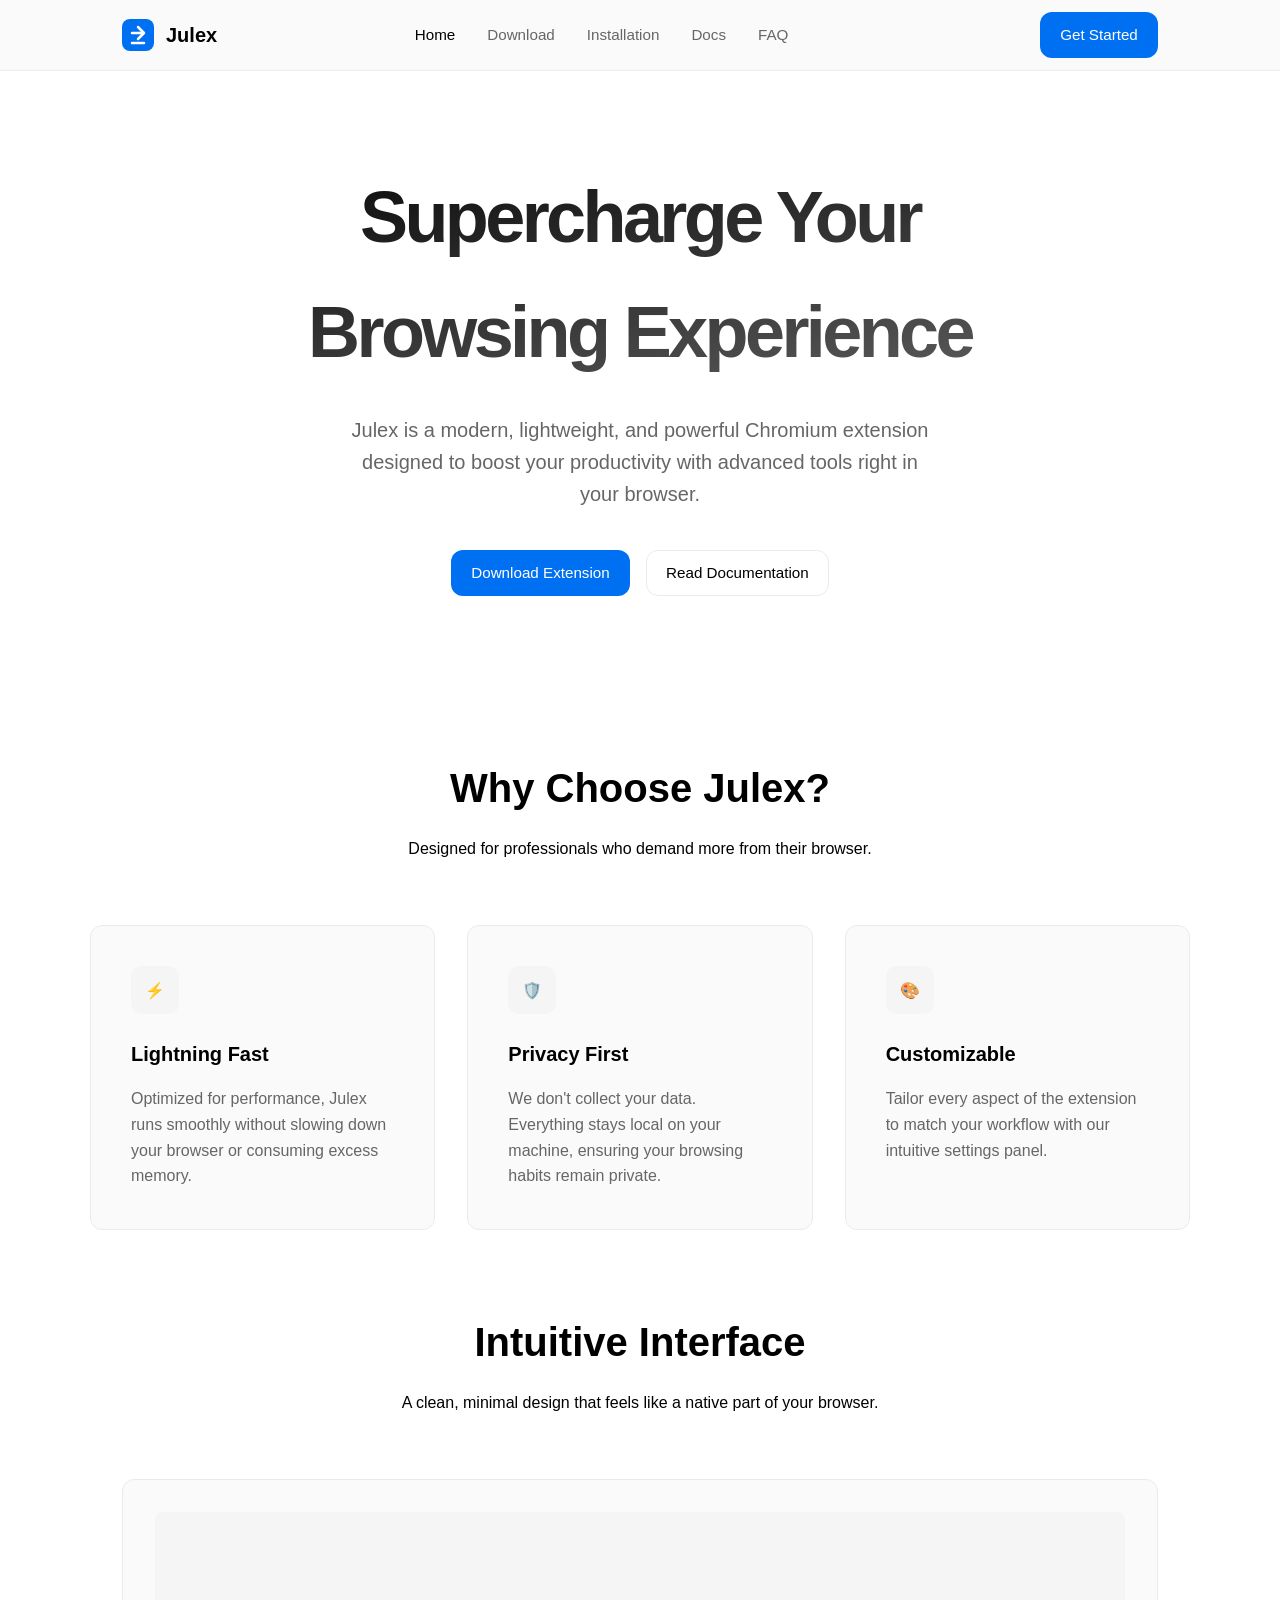
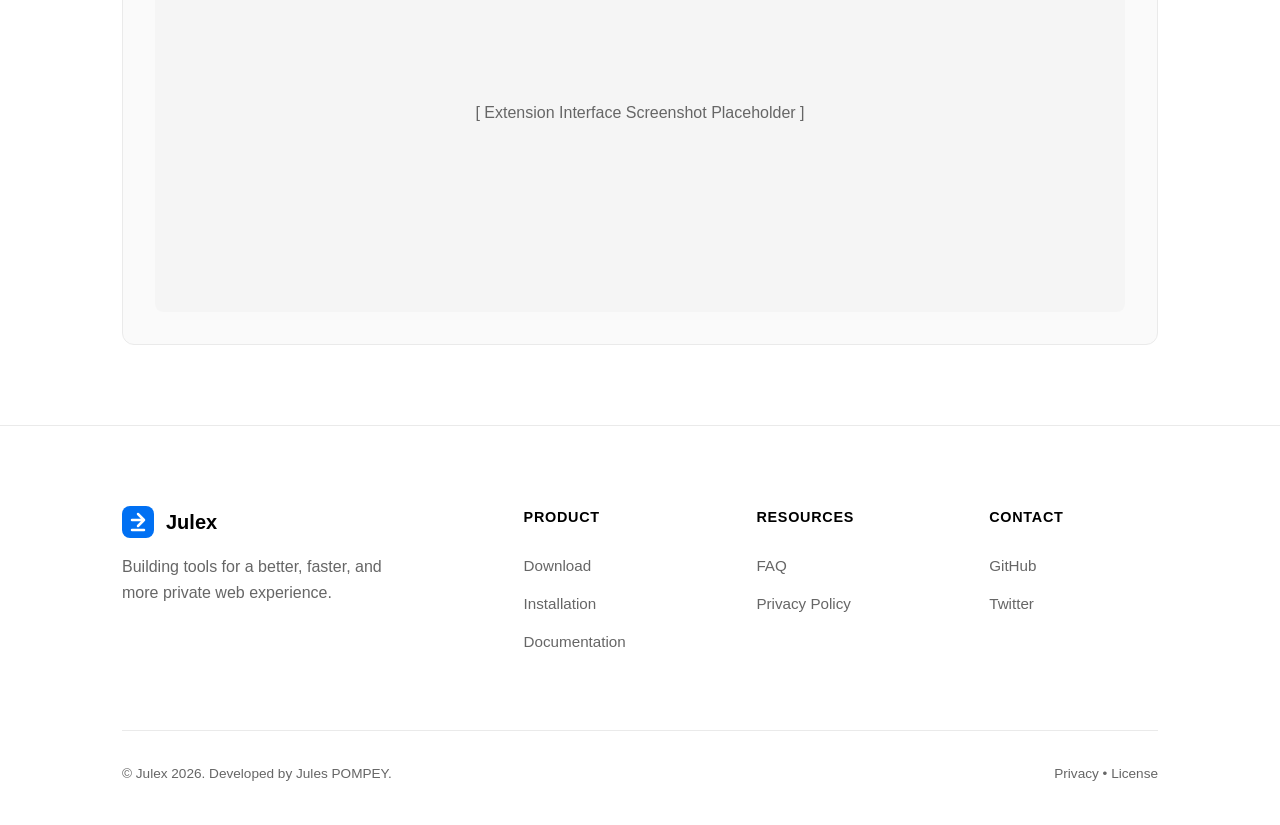
<file: index.html>
<!DOCTYPE html>
<html lang="en" data-theme="dark">
<head>
    <meta charset="UTF-8">
    <meta name="viewport" content="width=device-width, initial-scale=1.0">
    <title>Julex Extension | Supercharge Your Browser</title>
    <meta name="description" content="Julex is the ultimate Chromium extension for productivity and modern browsing.">
    <link rel="icon" type="image/svg+xml" href="assets/images/favicon.svg">
    
    <!-- Open Graph -->
    <meta property="og:title" content="Julex Extension">
    <meta property="og:description" content="The ultimate Chromium extension for productivity.">
    <meta property="og:image" content="assets/images/logo.svg">
    <meta property="og:type" content="website">
    
    <!-- CSS -->
    <link rel="stylesheet" href="assets/css/style.css">
    <link rel="stylesheet" href="assets/css/animations.css">
</head>
<body>
    <header>
        <div class="container">
            <nav>
                <a href="index.html" class="logo">
                    <img src="assets/images/logo.svg" alt="Julex Logo">
                    <span>Julex</span>
                </a>
                <div class="nav-links">
                    <a href="index.html" class="active">Home</a>
                    <a href="download.html">Download</a>
                    <a href="installation.html">Installation</a>
                    <a href="docs.html">Docs</a>
                    <a href="faq.html">FAQ</a>
                </div>
                <div class="nav-actions">
                    <button id="theme-toggle" class="theme-toggle" aria-label="Toggle Theme"></button>
                    <a href="download.html" class="btn btn-primary">Get Started</a>
                    <button id="mobile-menu-btn" class="mobile-menu-btn">☰</button>
                </div>
            </nav>
        </div>
    </header>

    <main>
        <!-- Hero Section -->
        <section class="hero container">
            <h1 class="fade-in">Supercharge Your <br>Browsing Experience</h1>
            <p class="fade-in delay-1">Julex is a modern, lightweight, and powerful Chromium extension designed to boost your productivity with advanced tools right in your browser.</p>
            <div class="hero-actions fade-in delay-2">
                <a href="download.html" class="btn btn-primary">Download Extension</a>
                <a href="docs.html" class="btn btn-outline">Read Documentation</a>
            </div>
        </section>

        <!-- Features Section -->
        <section class="features container">
            <div class="section-title reveal">
                <h2>Why Choose Julex?</h2>
                <p>Designed for professionals who demand more from their browser.</p>
            </div>
            <div class="feature-grid">
                <div class="feature-card reveal delay-1">
                    <div class="feature-icon">⚡</div>
                    <h3>Lightning Fast</h3>
                    <p>Optimized for performance, Julex runs smoothly without slowing down your browser or consuming excess memory.</p>
                </div>
                <div class="feature-card reveal delay-2">
                    <div class="feature-icon">🛡️</div>
                    <h3>Privacy First</h3>
                    <p>We don't collect your data. Everything stays local on your machine, ensuring your browsing habits remain private.</p>
                </div>
                <div class="feature-card reveal delay-3">
                    <div class="feature-icon">🎨</div>
                    <h3>Customizable</h3>
                    <p>Tailor every aspect of the extension to match your workflow with our intuitive settings panel.</p>
                </div>
            </div>
        </section>

        <!-- Preview Section -->
        <section class="preview container">
            <div class="section-title reveal">
                <h2>Intuitive Interface</h2>
                <p>A clean, minimal design that feels like a native part of your browser.</p>
            </div>
            <div class="preview-container reveal" style="background: var(--bg-card); border: 1px solid var(--border); border-radius: var(--radius); padding: 2rem; text-align: center;">
                <div style="width: 100%; height: 400px; background: var(--glass-bg); border-radius: 8px; display: flex; align-items: center; justify-content: center; color: var(--text-muted);">
                    [ Extension Interface Screenshot Placeholder ]
                </div>
            </div>
        </section>
    </main>

    <footer>
        <div class="container">
            <div class="footer-content">
                <div class="footer-brand">
                    <div class="logo">
                        <img src="assets/images/logo.svg" alt="Julex Logo">
                        <span>Julex</span>
                    </div>
                    <p>Building tools for a better, faster, and more private web experience.</p>
                </div>
                <div class="footer-links">
                    <h4>Product</h4>
                    <ul>
                        <li><a href="download.html">Download</a></li>
                        <li><a href="installation.html">Installation</a></li>
                        <li><a href="docs.html">Documentation</a></li>
                    </ul>
                </div>
                <div class="footer-links">
                    <h4>Resources</h4>
                    <ul>
                        <li><a href="faq.html">FAQ</a></li>
                        <li><a href="privacy.html">Privacy Policy</a></li>
                    </ul>
                </div>
                <div class="footer-links">
                    <h4>Contact</h4>
                    <ul>
                        <li><a href="#">GitHub</a></li>
                        <li><a href="#">Twitter</a></li>
                    </ul>
                </div>
            </div>
            <div class="footer-bottom">
                <p>&copy; Julex 2026. Developed by Jules POMPEY.</p>
                <div class="footer-legal">
                    <a href="privacy.html">Privacy</a> • <a href="LICENSE">License</a>
                </div>
            </div>
        </div>
    </footer>

    <!-- JS -->
    <script src="assets/js/theme.js"></script>
    <script src="assets/js/app.js"></script>
</body>
</html>
</file>
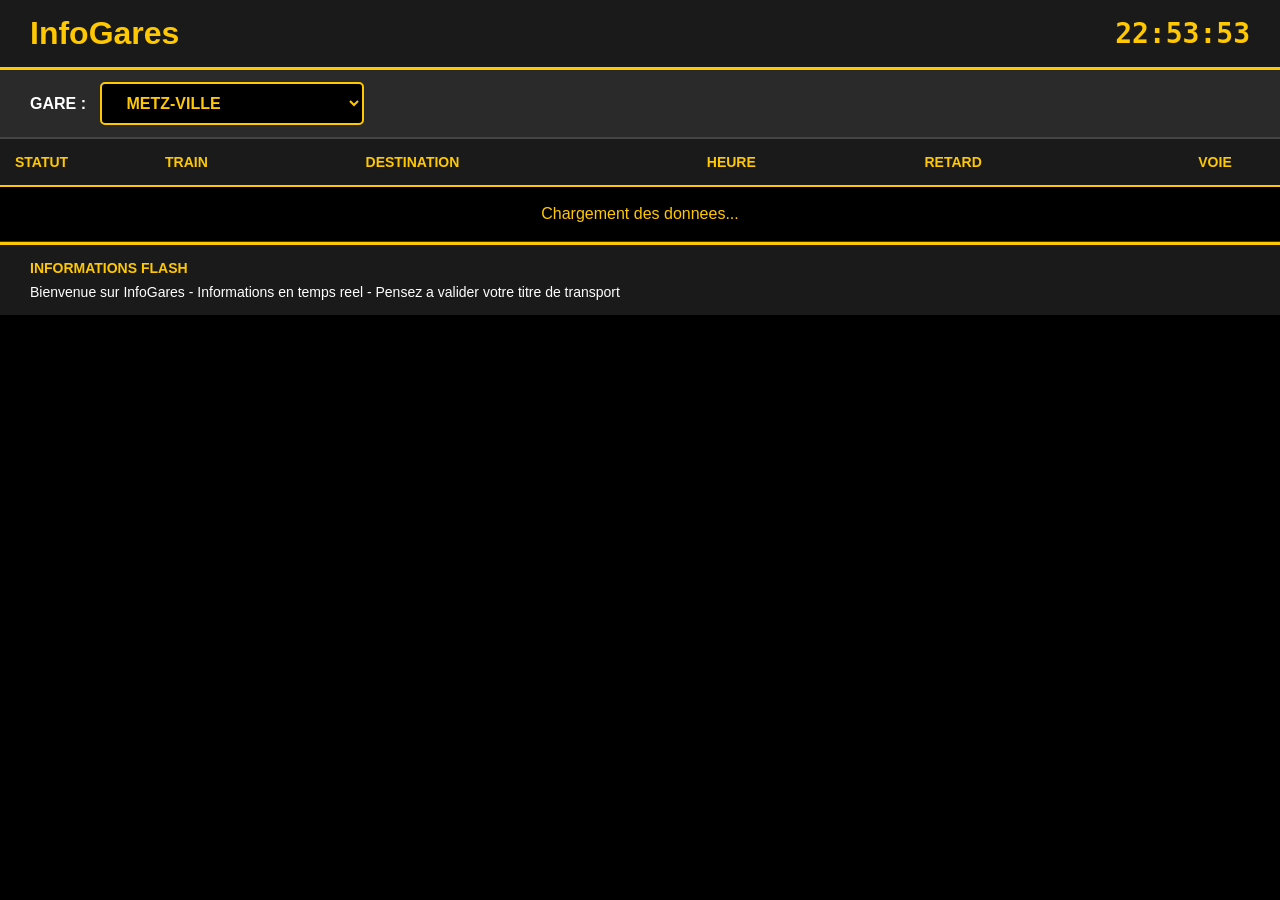
<file: index.HTML>
<!DOCTYPE html>
<html lang="fr">
<head>
<meta charset="UTF-8">
<meta name="viewport" content="width=device-width, initial-scale=1.0">
<title>InfoGares Metz</title>
<style>
body {
margin: 0;
padding: 0;
font-family: Arial, sans-serif;
background: #000;
color: #fff;
}

.top-bar {
background: #1a1a1a;
padding: 15px 30px;
display: flex;
justify-content: space-between;
align-items: center;
border-bottom: 3px solid #ffc800;
}

.logo {
font-size: 32px;
font-weight: bold;
color: #ffc800;
}

.clock {
font-size: 28px;
font-weight: bold;
color: #ffc800;
font-family: monospace;
}

.station-bar {
background: #2a2a2a;
padding: 12px 30px;
border-bottom: 2px solid #444;
}

.station-bar label {
font-size: 16px;
font-weight: bold;
margin-right: 10px;
}

.station-bar select {
padding: 10px 20px;
font-size: 16px;
background: #000;
color: #ffc800;
border: 2px solid #ffc800;
border-radius: 5px;
cursor: pointer;
font-weight: bold;
}

.trains-table {
width: 100%;
border-collapse: collapse;
}

.trains-table thead {
background: #1a1a1a;
}

.trains-table th {
padding: 15px;
text-align: left;
font-size: 14px;
font-weight: bold;
color: #ffc800;
border-bottom: 2px solid #ffc800;
text-transform: uppercase;
}

.trains-table tbody tr {
border-bottom: 1px solid #333;
transition: background 0.2s;
}

.trains-table tbody tr:hover {
background: #1a1a1a;
}

.trains-table td {
padding: 18px 15px;
font-size: 16px;
}

.status-badge {
display: inline-block;
padding: 6px 14px;
border-radius: 4px;
font-size: 12px;
font-weight: bold;
text-transform: uppercase;
}

.badge-ok {
background: #00aa00;
color: white;
}

.badge-late {
background: #ff3333;
color: white;
}

.train-info {
display: flex;
align-items: center;
gap: 10px;
}

.train-type {
padding: 5px 10px;
border-radius: 4px;
font-size: 12px;
font-weight: bold;
color: white;
}

.type-ter {
background: #0066cc;
}

.type-tgv {
background: #8b0000;
}

.train-num {
font-size: 20px;
font-weight: bold;
}

.destination {
font-size: 18px;
}

.time {
font-family: monospace;
font-size: 24px;
font-weight: bold;
color: #ffc800;
}

.delay {
font-size: 18px;
font-weight: bold;
}

.delay-red {
color: #ff3333;
}

.delay-green {
color: #00ff00;
}

.platform {
font-size: 32px;
font-weight: bold;
color: #ffc800;
text-align: center;
}

.info-flash {
background: #1a1a1a;
border-top: 3px solid #ffc800;
padding: 15px 30px;
overflow: hidden;
}

.info-title {
color: #ffc800;
font-weight: bold;
font-size: 14px;
margin-bottom: 8px;
}

.info-text {
color: #fff;
font-size: 14px;
white-space: nowrap;
animation: scroll 30s linear infinite;
}

@keyframes scroll {
from { transform: translateX(100%); }
to { transform: translateX(-100%); }
}

.loading {
text-align: center;
padding: 50px;
color: #ffc800;
font-size: 20px;
}

.error {
background: #ff3333;
color: white;
padding: 15px 30px;
display: none;
font-weight: bold;
}
</style>
</head>
<body>

<div class="top-bar">
<div class="logo">InfoGares</div>
<div class="clock" id="clock">--:--:--</div>
</div>

<div class="station-bar">
<label>GARE :</label>
<select id="stationSelect" onchange="changeStation()">
<option value="stop_area:SNCF:87212407">METZ-VILLE</option>
<option value="stop_area:SNCF:87212415">NOVEANT-SUR-MOSELLE</option>
<option value="stop_area:SNCF:87212381">ANCY-SUR-MOSELLE</option>
<option value="stop_area:SNCF:87212399">ARS-SUR-MOSELLE</option>
</select>
</div>

<div id="errorMsg" class="error"></div>

<table class="trains-table">
<thead>
<tr>
<th style="width:120px">STATUT</th>
<th>TRAIN</th>
<th>DESTINATION</th>
<th>HEURE</th>
<th>RETARD</th>
<th style="width:100px;text-align:center">VOIE</th>
</tr>
</thead>
<tbody id="trainsBody">
<tr><td colspan="6" class="loading">Chargement des donnees...</td></tr>
</tbody>
</table>

<div class="info-flash">
<div class="info-title">INFORMATIONS FLASH</div>
<div class="info-text" id="infoText">Bienvenue sur InfoGares - Informations en temps reel - Pensez a valider votre titre de transport</div>
</div>

<script>
var clientId = 'a5e9fa79d1014e67919fd6f4f91269f5';
var clientSecret = '75238a1e08824fc9a5f2dce357a9683c';
var token = '';
var station = 'stop_area:SNCF:87212407';

function auth(callback) {
var x = new XMLHttpRequest();
x.open('POST', 'https://api.sncf.com/v1/token', true);
x.setRequestHeader('Content-Type', 'application/x-www-form-urlencoded');
x.setRequestHeader('Authorization', 'Basic ' + btoa(clientId + ':' + clientSecret));

x.onload = function() {
if (x.status === 200) {
var d = JSON.parse(x.responseText);
token = d.access_token;
if (callback) callback();
} else {
showError('Erreur authentification');
}
};

x.send('grant_type=client_credentials');
}

function changeStation() {
station = document.getElementById('stationSelect').value;
loadTrains();
}

function loadTrains() {
if (!token) {
auth(loadTrains);
return;
}

var url = 'https://api.sncf.com/v1/coverage/sncf/stop_areas/' + station + '/departures?count=15';
var x = new XMLHttpRequest();
x.open('GET', url, true);
x.setRequestHeader('Authorization', 'Bearer ' + token);

x.onload = function() {
if (x.status === 200) {
var d = JSON.parse(x.responseText);
if (d.departures && d.departures.length > 0) {
displayTrains(d.departures);
updateInfo(d.disruptions);
} else {
document.getElementById('trainsBody').innerHTML = '<tr><td colspan="6" class="loading">Aucun depart prevu</td></tr>';
}
hideError();
} else if (x.status === 401) {
token = '';
auth(loadTrains);
} else {
showError('Erreur chargement');
}
};

x.send();
}

function displayTrains(trains) {
var html = '';
for (var i = 0; i < trains.length; i++) {
var t = trains[i];
var base = new Date(t.stop_date_time.base_departure_date_time);
var real = new Date(t.stop_date_time.departure_date_time);
var delay = Math.floor((real - base) / 60000);

var num = t.display_informations.headsign || 'N/A';
var type = 'TER';
var typeClass = 'type-ter';
if (num.indexOf('TGV') >= 0) {
type = 'TGV';
typeClass = 'type-tgv';
}

var dest = t.display_informations.direction || 'Inconnu';
var voie = '-';
if (t.stop_point && t.stop_point.name) {
voie = t.stop_point.name.replace('Voie ', '');
}

var status = '<span class="status-badge badge-ok">A l\'heure</span>';
if (delay > 0) {
status = '<span class="status-badge badge-late">Retarde</span>';
}

var delayTxt = '-';
var delayClass = 'delay-green';
if (delay > 0) {
delayTxt = '+' + delay + ' min';
delayClass = 'delay-red';
} else if (delay < 0) {
delayTxt = delay + ' min';
}

html += '<tr>';
html += '<td>' + status + '</td>';
html += '<td><div class="train-info"><span class="train-type ' + typeClass + '">' + type + '</span><span class="train-num">' + num + '</span></div></td>';
html += '<td class="destination">' + dest + '</td>';
html += '<td><span class="time">' + formatTime(real) + '</span></td>';
html += '<td><span class="delay ' + delayClass + '">' + delayTxt + '</span></td>';
html += '<td><span class="platform">' + voie + '</span></td>';
html += '</tr>';
}
document.getElementById('trainsBody').innerHTML = html;
}

function updateInfo(disruptions) {
var txt = 'Bienvenue sur InfoGares - Informations en temps reel - ';
if (disruptions && disruptions.length > 0) {
for (var i = 0; i < 3 && i < disruptions.length; i++) {
if (disruptions[i].messages && disruptions[i].messages[0]) {
txt += disruptions[i].messages[0].text + ' - ';
}
}
}
txt += 'Pensez a valider votre titre de transport - ';
document.getElementById('infoText').innerHTML = txt;
}

function formatTime(d) {
var h = d.getHours();
var m = d.getMinutes();
return (h < 10 ? '0' : '') + h + ':' + (m < 10 ? '0' : '') + m;
}

function updateClock() {
var n = new Date();
var h = n.getHours();
var m = n.getMinutes();
var s = n.getSeconds();
document.getElementById('clock').innerHTML = 
(h < 10 ? '0' : '') + h + ':' + 
(m < 10 ? '0' : '') + m + ':' + 
(s < 10 ? '0' : '') + s;
}

function showError(msg) {
document.getElementById('errorMsg').innerHTML = msg;
document.getElementById('errorMsg').style.display = 'block';
}

function hideError() {
document.getElementById('errorMsg').style.display = 'none';
}

auth(function() {
loadTrains();
setInterval(loadTrains, 30000);
});

setInterval(updateClock, 1000);
updateClock();
</script>

</body>
</html>
</file>
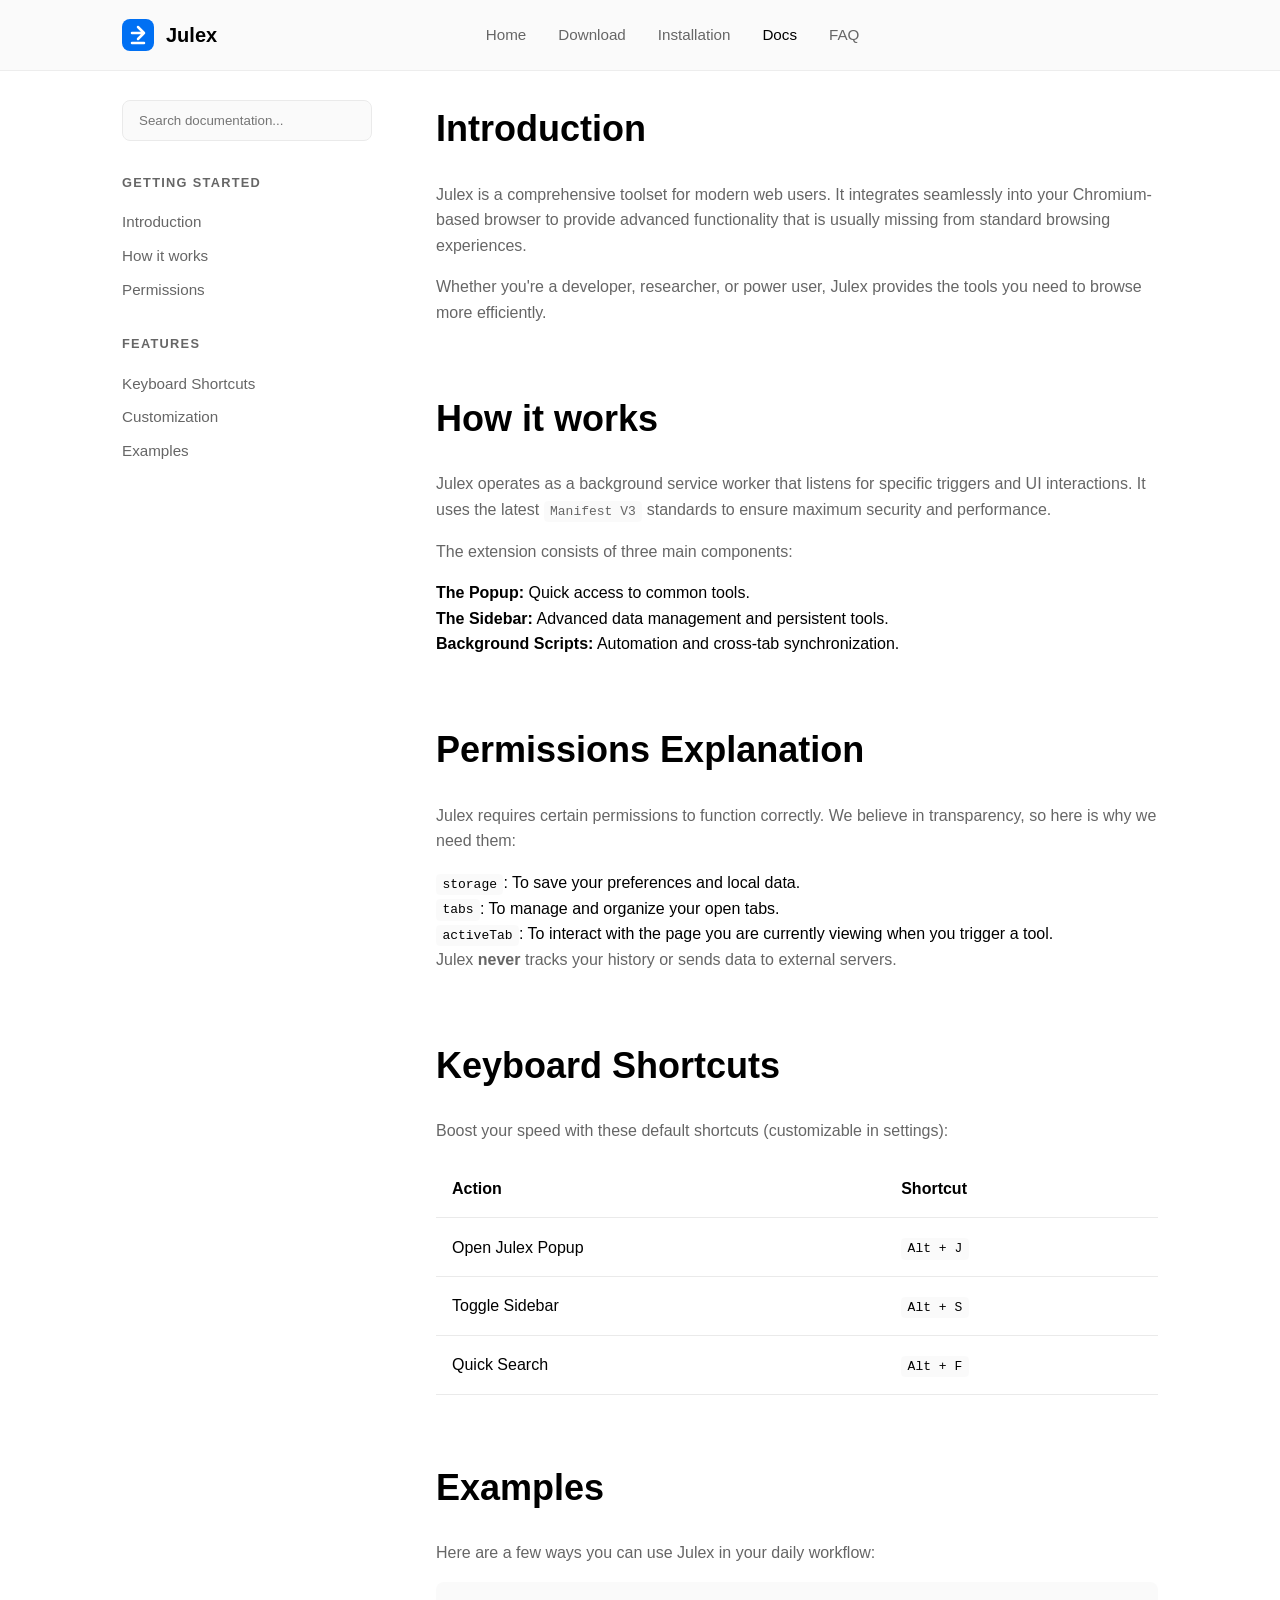
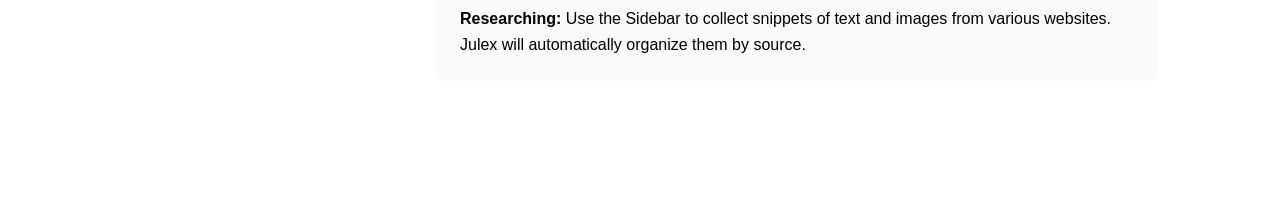
<file: docs.html>
<!DOCTYPE html>
<html lang="en" data-theme="dark">
<head>
    <meta charset="UTF-8">
    <meta name="viewport" content="width=device-width, initial-scale=1.0">
    <title>Documentation | Julex</title>
    <link rel="icon" type="image/svg+xml" href="assets/images/favicon.svg">
    <link rel="stylesheet" href="assets/css/style.css">
    <link rel="stylesheet" href="assets/css/animations.css">
    <style>
        .docs-layout { display: flex; gap: 4rem; padding-top: 100px; }
        .docs-sidebar { width: 250px; position: sticky; top: 100px; height: calc(100vh - 100px); overflow-y: auto; padding-bottom: 2rem; }
        .docs-content { flex: 1; padding-bottom: 5rem; }
        .docs-sidebar h3 { font-size: 0.8rem; text-transform: uppercase; letter-spacing: 0.1em; color: var(--text-muted); margin: 2rem 0 1rem; }
        .docs-sidebar ul li { margin-bottom: 0.5rem; }
        .docs-sidebar ul li a { color: var(--text-muted); font-size: 0.95rem; }
        .docs-sidebar ul li a:hover, .docs-sidebar ul li a.active { color: var(--primary); }
        .docs-content section { margin-bottom: 4rem; scroll-margin-top: 100px; }
        .docs-content h2 { font-size: 2.25rem; margin-bottom: 1.5rem; }
        .docs-content p { margin-bottom: 1rem; color: var(--text-muted); }
        .search-container { position: relative; margin-bottom: 2rem; }
        #docs-search { width: 100%; padding: 0.75rem 1rem; border-radius: 8px; border: 1px solid var(--border); background: var(--bg-card); color: var(--text); }
        #search-results { position: absolute; top: 100%; left: 0; right: 0; background: var(--bg-card); border: 1px solid var(--border); border-radius: 8px; z-index: 10; display: none; max-height: 300px; overflow-y: auto; box-shadow: 0 10px 30px rgba(0,0,0,0.3); }
        .search-result-item { padding: 1rem; border-bottom: 1px solid var(--border); }
        .search-result-item:hover { background: var(--glass-bg); }
        code { background: var(--glass-bg); padding: 0.2rem 0.4rem; border-radius: 4px; font-family: monospace; }
        @media (max-width: 900px) { .docs-layout { flex-direction: column; } .docs-sidebar { width: 100%; position: static; height: auto; } }
    </style>
</head>
<body>
    <header>
        <div class="container">
            <nav>
                <a href="index.html" class="logo">
                    <img src="assets/images/logo.svg" alt="Julex Logo">
                    <span>Julex</span>
                </a>
                <div class="nav-links">
                    <a href="index.html">Home</a>
                    <a href="download.html">Download</a>
                    <a href="installation.html">Installation</a>
                    <a href="docs.html" class="active">Docs</a>
                    <a href="faq.html">FAQ</a>
                </div>
                <div class="nav-actions">
                    <button id="theme-toggle" class="theme-toggle"></button>
                </div>
            </nav>
        </div>
    </header>

    <main class="container docs-layout">
        <aside class="docs-sidebar">
            <div class="search-container">
                <input type="text" id="docs-search" placeholder="Search documentation...">
                <div id="search-results"></div>
            </div>
            
            <h3>Getting Started</h3>
            <ul>
                <li><a href="#introduction">Introduction</a></li>
                <li><a href="#how-it-works">How it works</a></li>
                <li><a href="#permissions">Permissions</a></li>
            </ul>

            <h3>Features</h3>
            <ul>
                <li><a href="#shortcuts">Keyboard Shortcuts</a></li>
                <li><a href="#customization">Customization</a></li>
                <li><a href="#examples">Examples</a></li>
            </ul>
        </aside>

        <article class="docs-content">
            <section id="introduction">
                <h2>Introduction</h2>
                <p>Julex is a comprehensive toolset for modern web users. It integrates seamlessly into your Chromium-based browser to provide advanced functionality that is usually missing from standard browsing experiences.</p>
                <p>Whether you're a developer, researcher, or power user, Julex provides the tools you need to browse more efficiently.</p>
            </section>

            <section id="how-it-works">
                <h2>How it works</h2>
                <p>Julex operates as a background service worker that listens for specific triggers and UI interactions. It uses the latest <code>Manifest V3</code> standards to ensure maximum security and performance.</p>
                <p>The extension consists of three main components:</p>
                <ul>
                    <li><strong>The Popup:</strong> Quick access to common tools.</li>
                    <li><strong>The Sidebar:</strong> Advanced data management and persistent tools.</li>
                    <li><strong>Background Scripts:</strong> Automation and cross-tab synchronization.</li>
                </ul>
            </section>

            <section id="permissions">
                <h2>Permissions Explanation</h2>
                <p>Julex requires certain permissions to function correctly. We believe in transparency, so here is why we need them:</p>
                <ul>
                    <li><code>storage</code>: To save your preferences and local data.</li>
                    <li><code>tabs</code>: To manage and organize your open tabs.</li>
                    <li><code>activeTab</code>: To interact with the page you are currently viewing when you trigger a tool.</li>
                </ul>
                <p>Julex <strong>never</strong> tracks your history or sends data to external servers.</p>
            </section>

            <section id="shortcuts">
                <h2>Keyboard Shortcuts</h2>
                <p>Boost your speed with these default shortcuts (customizable in settings):</p>
                <table style="width: 100%; border-collapse: collapse; margin-top: 1rem;">
                    <tr style="border-bottom: 1px solid var(--border);">
                        <th style="text-align: left; padding: 1rem;">Action</th>
                        <th style="text-align: left; padding: 1rem;">Shortcut</th>
                    </tr>
                    <tr style="border-bottom: 1px solid var(--border);">
                        <td style="padding: 1rem;">Open Julex Popup</td>
                        <td style="padding: 1rem;"><code>Alt + J</code></td>
                    </tr>
                    <tr style="border-bottom: 1px solid var(--border);">
                        <td style="padding: 1rem;">Toggle Sidebar</td>
                        <td style="padding: 1rem;"><code>Alt + S</code></td>
                    </tr>
                    <tr style="border-bottom: 1px solid var(--border);">
                        <td style="padding: 1rem;">Quick Search</td>
                        <td style="padding: 1rem;"><code>Alt + F</code></td>
                    </tr>
                </table>
            </section>

            <section id="examples">
                <h2>Examples</h2>
                <p>Here are a few ways you can use Julex in your daily workflow:</p>
                <div style="background: var(--bg-card); padding: 1.5rem; border-radius: 8px; margin-top: 1rem;">
                    <strong>Researching:</strong> Use the Sidebar to collect snippets of text and images from various websites. Julex will automatically organize them by source.
                </div>
            </section>
        </article>
    </main>

    <script src="assets/js/theme.js"></script>
    <script src="assets/js/app.js"></script>
    <script src="assets/js/search.js"></script>
</body>
</html>
</file>
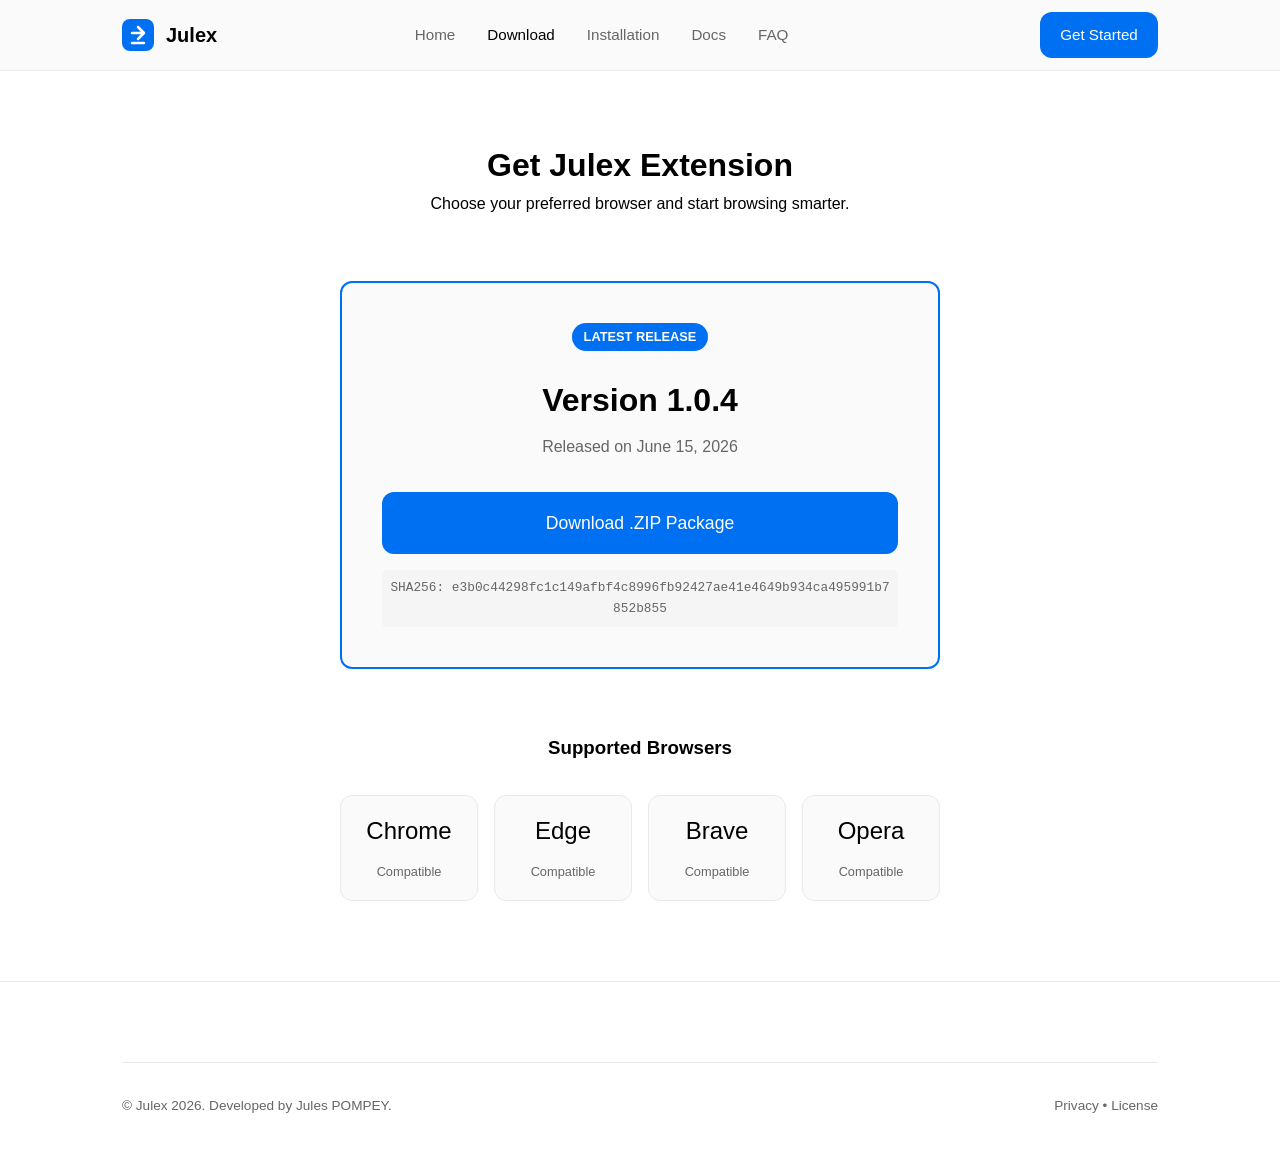
<file: download.html>
<!DOCTYPE html>
<html lang="en" data-theme="dark">
<head>
    <meta charset="UTF-8">
    <meta name="viewport" content="width=device-width, initial-scale=1.0">
    <title>Download Julex | Latest Version</title>
    <link rel="icon" type="image/svg+xml" href="assets/images/favicon.svg">
    <link rel="stylesheet" href="assets/css/style.css">
    <link rel="stylesheet" href="assets/css/animations.css">
</head>
<body>
    <header>
        <div class="container">
            <nav>
                <a href="index.html" class="logo">
                    <img src="assets/images/logo.svg" alt="Julex Logo">
                    <span>Julex</span>
                </a>
                <div class="nav-links">
                    <a href="index.html">Home</a>
                    <a href="download.html" class="active">Download</a>
                    <a href="installation.html">Installation</a>
                    <a href="docs.html">Docs</a>
                    <a href="faq.html">FAQ</a>
                </div>
                <div class="nav-actions">
                    <button id="theme-toggle" class="theme-toggle" aria-label="Toggle Theme"></button>
                    <a href="download.html" class="btn btn-primary">Get Started</a>
                </div>
            </nav>
        </div>
    </header>

    <main class="container" style="padding-top: 140px;">
        <div class="section-title">
            <h1>Get Julex Extension</h1>
            <p>Choose your preferred browser and start browsing smarter.</p>
        </div>

        <div style="max-width: 600px; margin: 0 auto;">
            <div class="feature-card fade-in" style="text-align: center; border: 2px solid var(--primary);">
                <div style="background: var(--primary); color: white; display: inline-block; padding: 4px 12px; border-radius: 20px; font-size: 0.8rem; margin-bottom: 1.5rem; font-weight: 600;">LATEST RELEASE</div>
                <h2 style="font-size: 2rem; margin-bottom: 0.5rem;">Version 1.0.4</h2>
                <p style="color: var(--text-muted); margin-bottom: 2rem;">Released on June 15, 2026</p>
                
                <a href="assets/downloads/extension.zip" class="btn btn-primary" style="width: 100%; padding: 1rem; font-size: 1.1rem; margin-bottom: 1rem;">
                    Download .ZIP Package
                </a>
                <p style="font-family: monospace; font-size: 0.8rem; color: var(--text-muted); background: var(--glass-bg); padding: 0.5rem; border-radius: 4px; word-break: break-all;">
                    SHA256: e3b0c44298fc1c149afbf4c8996fb92427ae41e4649b934ca495991b7852b855
                </p>
            </div>

            <div style="margin-top: 4rem;">
                <h3 style="text-align: center; margin-bottom: 2rem;">Supported Browsers</h3>
                <div style="display: grid; grid-template-columns: repeat(4, 1fr); gap: 1rem; text-align: center;">
                    <div style="padding: 1rem; background: var(--bg-card); border-radius: var(--radius); border: 1px solid var(--border);">
                        <div style="font-size: 1.5rem; margin-bottom: 0.5rem;">Chrome</div>
                        <span style="font-size: 0.8rem; color: var(--text-muted);">Compatible</span>
                    </div>
                    <div style="padding: 1rem; background: var(--bg-card); border-radius: var(--radius); border: 1px solid var(--border);">
                        <div style="font-size: 1.5rem; margin-bottom: 0.5rem;">Edge</div>
                        <span style="font-size: 0.8rem; color: var(--text-muted);">Compatible</span>
                    </div>
                    <div style="padding: 1rem; background: var(--bg-card); border-radius: var(--radius); border: 1px solid var(--border);">
                        <div style="font-size: 1.5rem; margin-bottom: 0.5rem;">Brave</div>
                        <span style="font-size: 0.8rem; color: var(--text-muted);">Compatible</span>
                    </div>
                    <div style="padding: 1rem; background: var(--bg-card); border-radius: var(--radius); border: 1px solid var(--border);">
                        <div style="font-size: 1.5rem; margin-bottom: 0.5rem;">Opera</div>
                        <span style="font-size: 0.8rem; color: var(--text-muted);">Compatible</span>
                    </div>
                </div>
            </div>
        </div>
    </main>

    <footer>
        <div class="container">
            <div class="footer-bottom">
                <p>&copy; Julex 2026. Developed by Jules POMPEY.</p>
                <div class="footer-legal">
                    <a href="privacy.html">Privacy</a> • <a href="LICENSE">License</a>
                </div>
            </div>
        </div>
    </footer>

    <script src="assets/js/theme.js"></script>
    <script src="assets/js/app.js"></script>
</body>
</html>
</file>
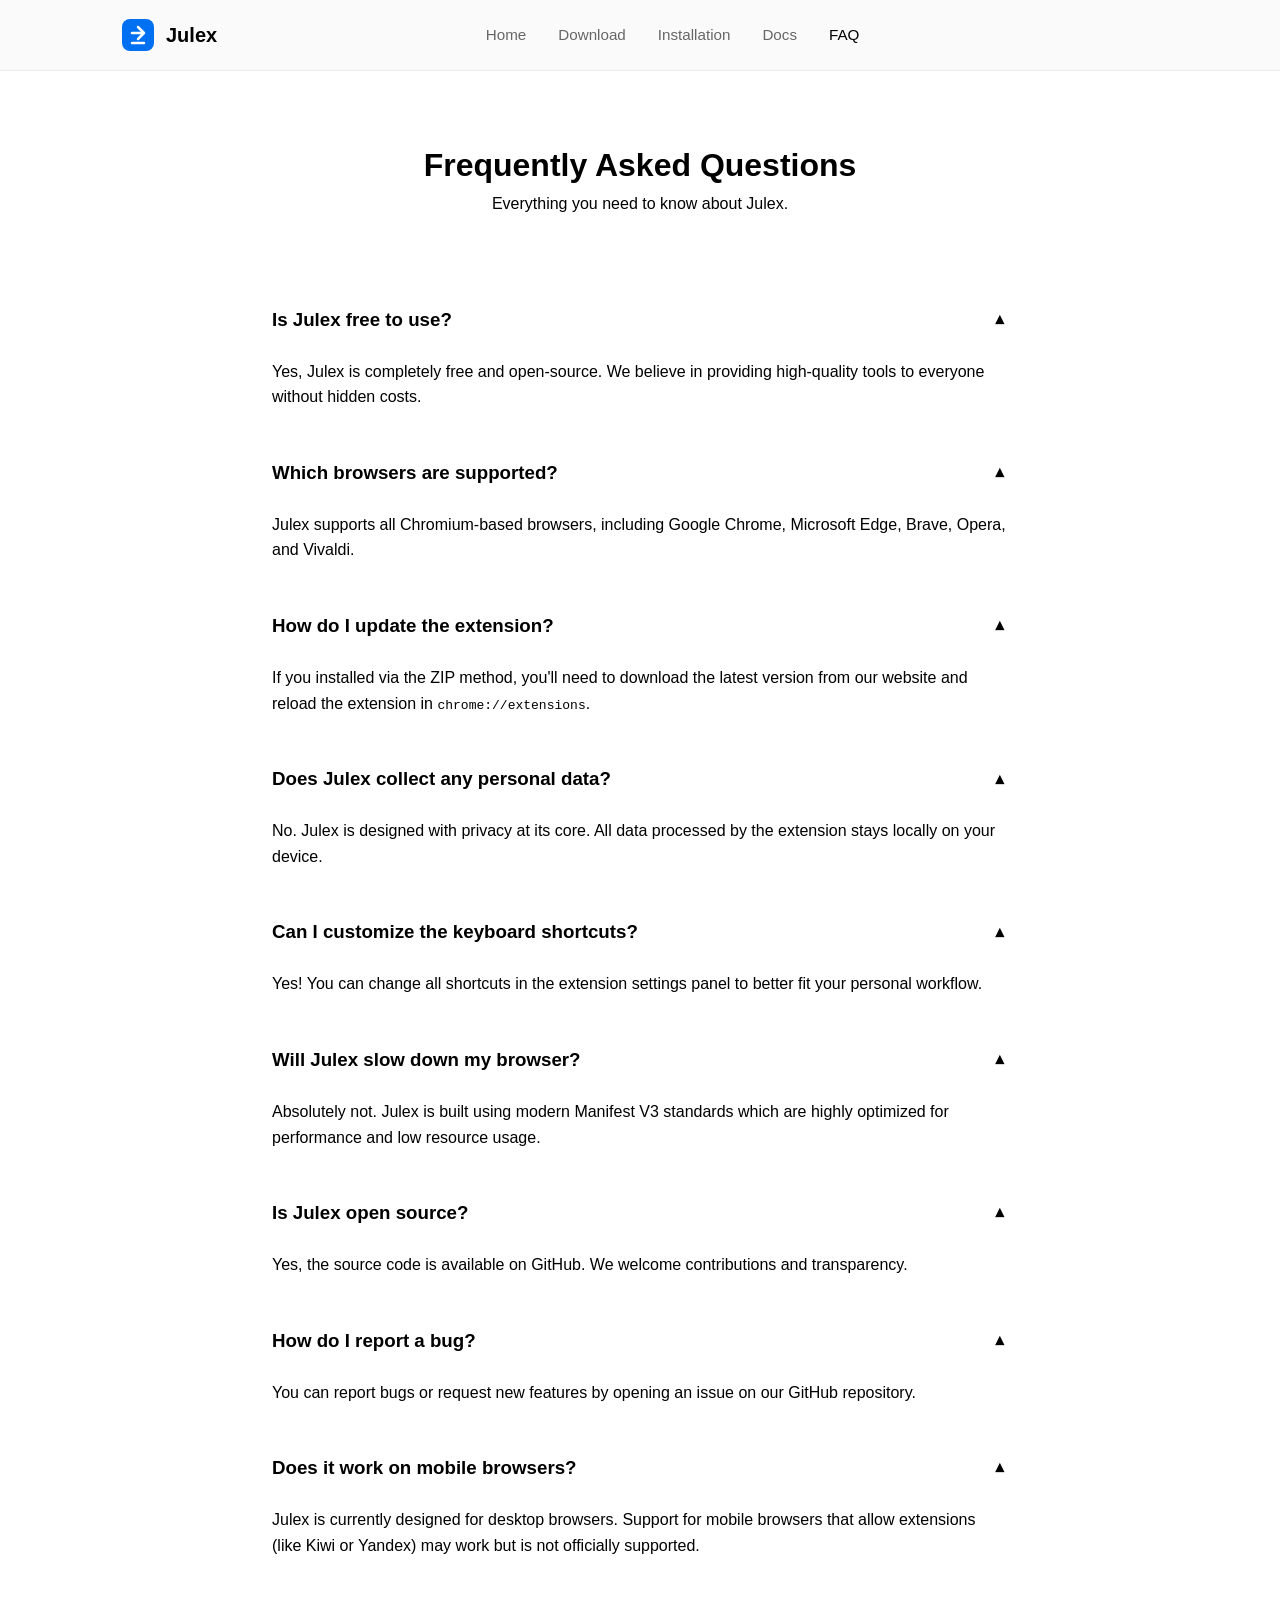
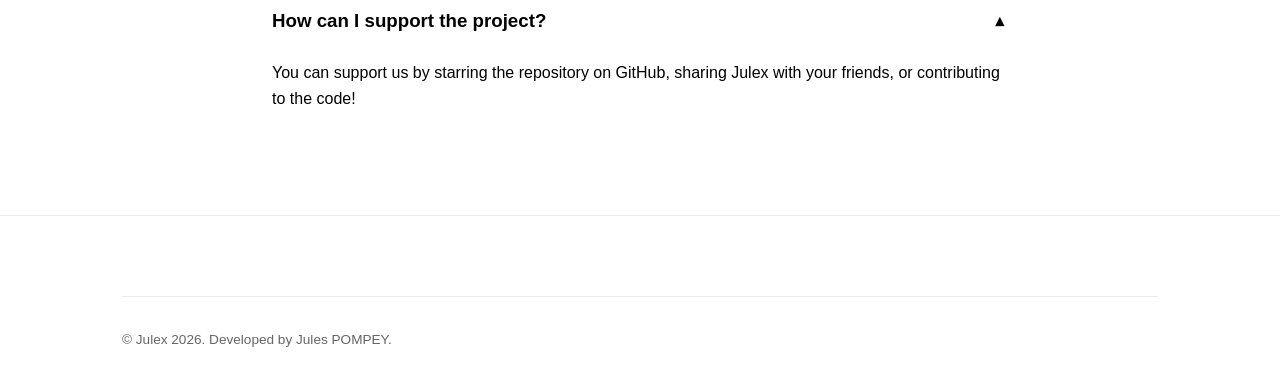
<file: faq.html>
<!DOCTYPE html>
<html lang="en" data-theme="dark">
<head>
    <meta charset="UTF-8">
    <meta name="viewport" content="width=device-width, initial-scale=1.0">
    <title>FAQ | Julex</title>
    <link rel="icon" type="image/svg+xml" href="assets/images/favicon.svg">
    <link rel="stylesheet" href="assets/css/style.css">
    <link rel="stylesheet" href="assets/css/animations.css">
</head>
<body>
    <header>
        <div class="container">
            <nav>
                <a href="index.html" class="logo">
                    <img src="assets/images/logo.svg" alt="Julex Logo">
                    <span>Julex</span>
                </a>
                <div class="nav-links">
                    <a href="index.html">Home</a>
                    <a href="download.html">Download</a>
                    <a href="installation.html">Installation</a>
                    <a href="docs.html">Docs</a>
                    <a href="faq.html" class="active">FAQ</a>
                </div>
                <div class="nav-actions">
                    <button id="theme-toggle" class="theme-toggle"></button>
                </div>
            </nav>
        </div>
    </header>

    <main class="container" style="padding-top: 140px; max-width: 800px;">
        <div class="section-title">
            <h1>Frequently Asked Questions</h1>
            <p>Everything you need to know about Julex.</p>
        </div>

        <div class="faq-accordion">
            <div class="accordion-item active reveal">
                <div class="accordion-header">
                    <h3>Is Julex free to use?</h3>
                    <span class="accordion-icon">▼</span>
                </div>
                <div class="accordion-content">
                    <p>Yes, Julex is completely free and open-source. We believe in providing high-quality tools to everyone without hidden costs.</p>
                </div>
            </div>

            <div class="accordion-item reveal delay-1">
                <div class="accordion-header">
                    <h3>Which browsers are supported?</h3>
                    <span class="accordion-icon">▼</span>
                </div>
                <div class="accordion-content">
                    <p>Julex supports all Chromium-based browsers, including Google Chrome, Microsoft Edge, Brave, Opera, and Vivaldi.</p>
                </div>
            </div>

            <div class="accordion-item reveal delay-2">
                <div class="accordion-header">
                    <h3>How do I update the extension?</h3>
                    <span class="accordion-icon">▼</span>
                </div>
                <div class="accordion-content">
                    <p>If you installed via the ZIP method, you'll need to download the latest version from our website and reload the extension in <code>chrome://extensions</code>.</p>
                </div>
            </div>

            <div class="accordion-item reveal delay-3">
                <div class="accordion-header">
                    <h3>Does Julex collect any personal data?</h3>
                    <span class="accordion-icon">▼</span>
                </div>
                <div class="accordion-content">
                    <p>No. Julex is designed with privacy at its core. All data processed by the extension stays locally on your device.</p>
                </div>
            </div>

            <div class="accordion-item reveal">
                <div class="accordion-header">
                    <h3>Can I customize the keyboard shortcuts?</h3>
                    <span class="accordion-icon">▼</span>
                </div>
                <div class="accordion-content">
                    <p>Yes! You can change all shortcuts in the extension settings panel to better fit your personal workflow.</p>
                </div>
            </div>

            <div class="accordion-item reveal">
                <div class="accordion-header">
                    <h3>Will Julex slow down my browser?</h3>
                    <span class="accordion-icon">▼</span>
                </div>
                <div class="accordion-content">
                    <p>Absolutely not. Julex is built using modern Manifest V3 standards which are highly optimized for performance and low resource usage.</p>
                </div>
            </div>

            <div class="accordion-item reveal">
                <div class="accordion-header">
                    <h3>Is Julex open source?</h3>
                    <span class="accordion-icon">▼</span>
                </div>
                <div class="accordion-content">
                    <p>Yes, the source code is available on GitHub. We welcome contributions and transparency.</p>
                </div>
            </div>

            <div class="accordion-item reveal">
                <div class="accordion-header">
                    <h3>How do I report a bug?</h3>
                    <span class="accordion-icon">▼</span>
                </div>
                <div class="accordion-content">
                    <p>You can report bugs or request new features by opening an issue on our GitHub repository.</p>
                </div>
            </div>

            <div class="accordion-item reveal">
                <div class="accordion-header">
                    <h3>Does it work on mobile browsers?</h3>
                    <span class="accordion-icon">▼</span>
                </div>
                <div class="accordion-content">
                    <p>Julex is currently designed for desktop browsers. Support for mobile browsers that allow extensions (like Kiwi or Yandex) may work but is not officially supported.</p>
                </div>
            </div>

            <div class="accordion-item reveal">
                <div class="accordion-header">
                    <h3>How can I support the project?</h3>
                    <span class="accordion-icon">▼</span>
                </div>
                <div class="accordion-content">
                    <p>You can support us by starring the repository on GitHub, sharing Julex with your friends, or contributing to the code!</p>
                </div>
            </div>
        </div>
    </main>

    <footer>
        <div class="container">
            <div class="footer-bottom">
                <p>&copy; Julex 2026. Developed by Jules POMPEY.</p>
            </div>
        </div>
    </footer>

    <script src="assets/js/theme.js"></script>
    <script src="assets/js/app.js"></script>
</body>
</html>
</file>
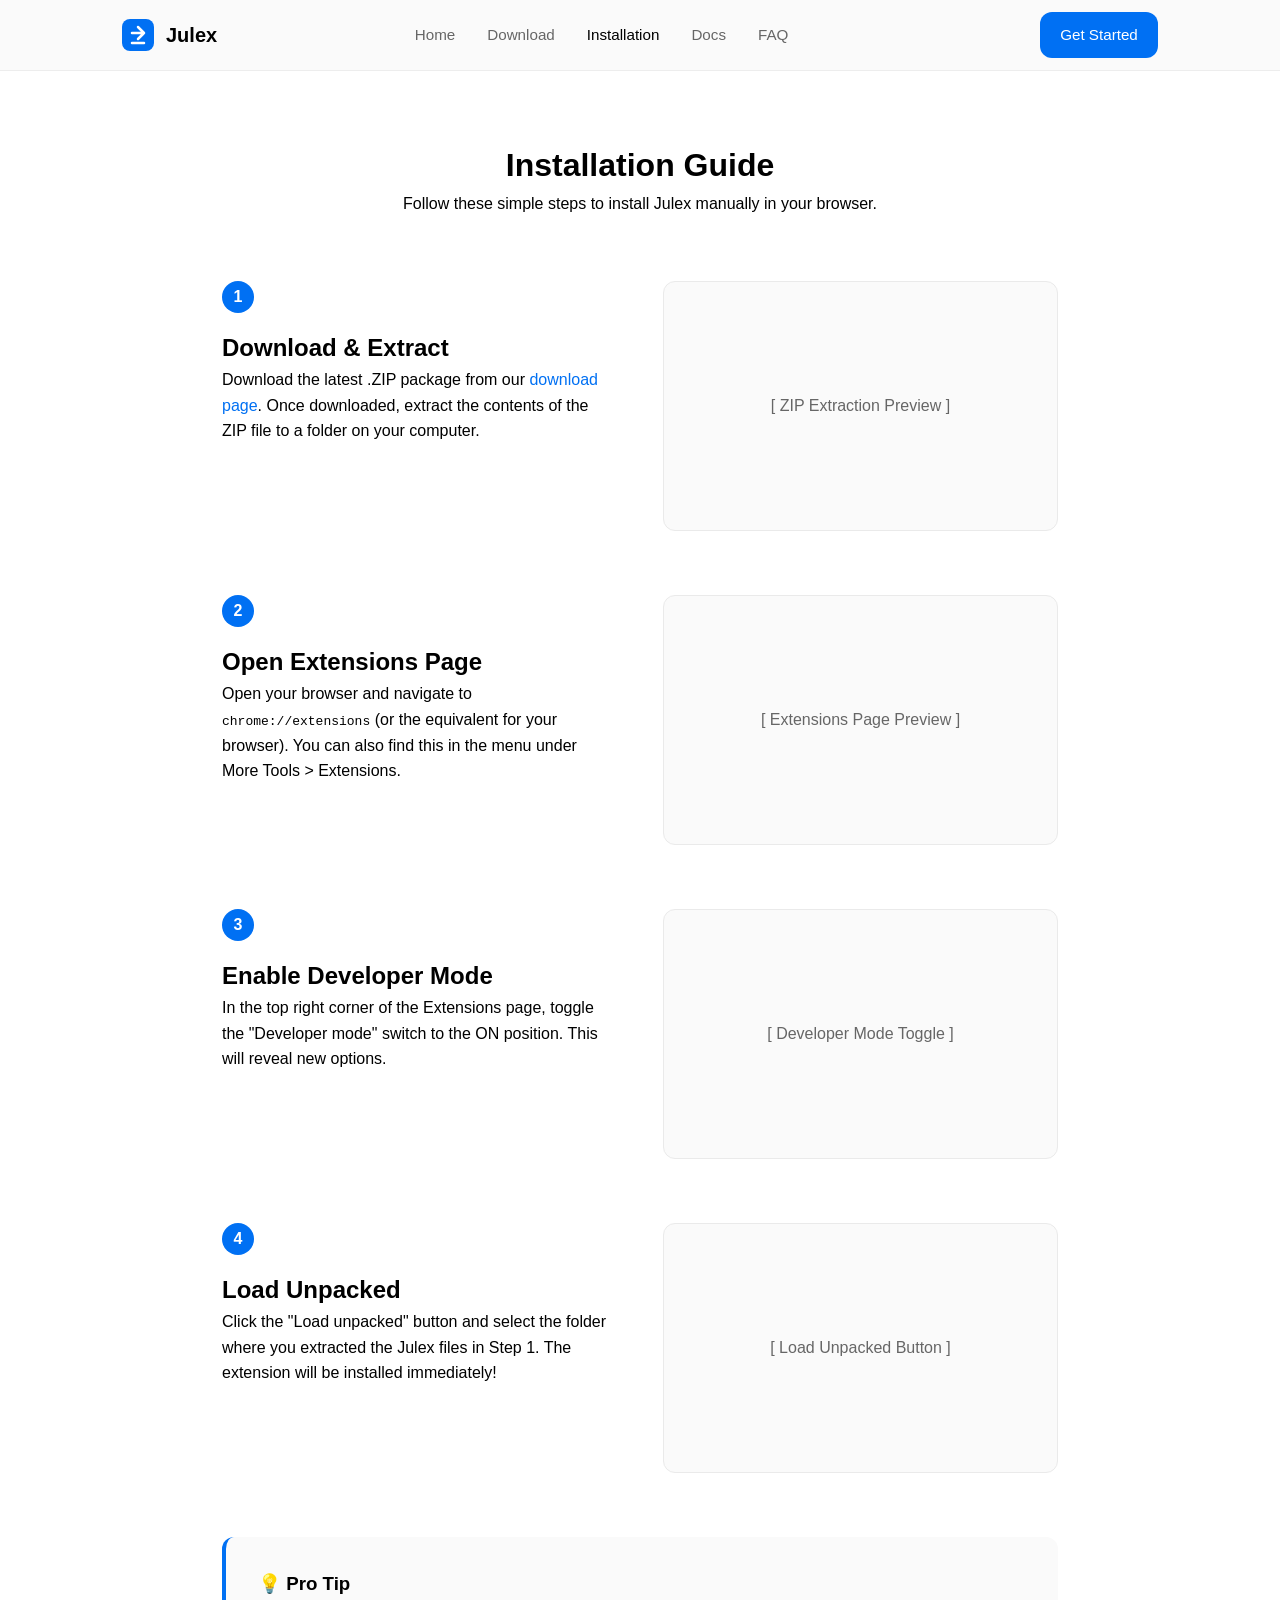
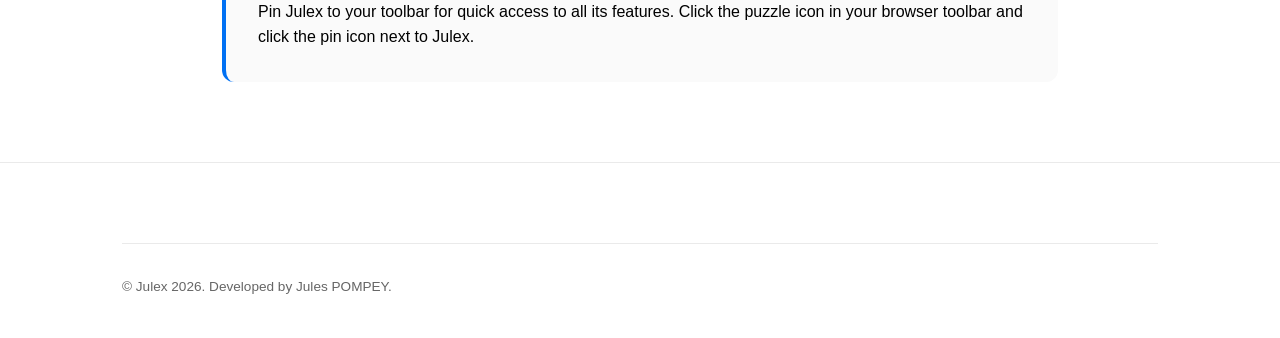
<file: installation.html>
<!DOCTYPE html>
<html lang="en" data-theme="dark">
<head>
    <meta charset="UTF-8">
    <meta name="viewport" content="width=device-width, initial-scale=1.0">
    <title>Installation Guide | Julex</title>
    <link rel="icon" type="image/svg+xml" href="assets/images/favicon.svg">
    <link rel="stylesheet" href="assets/css/style.css">
    <link rel="stylesheet" href="assets/css/animations.css">
    <style>
        .step { margin-bottom: 4rem; display: flex; gap: 3rem; align-items: flex-start; }
        .step-content { flex: 1; }
        .step-number { background: var(--primary); color: white; width: 32px; height: 32px; border-radius: 50%; display: flex; align-items: center; justify-content: center; font-weight: bold; margin-bottom: 1rem; }
        .step-image { flex: 1; background: var(--bg-card); border: 1px solid var(--border); border-radius: var(--radius); height: 250px; display: flex; align-items: center; justify-content: center; color: var(--text-muted); }
        @media (max-width: 768px) { .step { flex-direction: column; gap: 1.5rem; } }
    </style>
</head>
<body>
    <header>
        <div class="container">
            <nav>
                <a href="index.html" class="logo">
                    <img src="assets/images/logo.svg" alt="Julex Logo">
                    <span>Julex</span>
                </a>
                <div class="nav-links">
                    <a href="index.html">Home</a>
                    <a href="download.html">Download</a>
                    <a href="installation.html" class="active">Installation</a>
                    <a href="docs.html">Docs</a>
                    <a href="faq.html">FAQ</a>
                </div>
                <div class="nav-actions">
                    <button id="theme-toggle" class="theme-toggle"></button>
                    <a href="download.html" class="btn btn-primary">Get Started</a>
                </div>
            </nav>
        </div>
    </header>

    <main class="container" style="padding-top: 140px; max-width: 900px;">
        <div class="section-title">
            <h1>Installation Guide</h1>
            <p>Follow these simple steps to install Julex manually in your browser.</p>
        </div>

        <div class="step reveal">
            <div class="step-content">
                <div class="step-number">1</div>
                <h2>Download & Extract</h2>
                <p>Download the latest .ZIP package from our <a href="download.html" style="color: var(--primary);">download page</a>. Once downloaded, extract the contents of the ZIP file to a folder on your computer.</p>
            </div>
            <div class="step-image">[ ZIP Extraction Preview ]</div>
        </div>

        <div class="step reveal">
            <div class="step-content">
                <div class="step-number">2</div>
                <h2>Open Extensions Page</h2>
                <p>Open your browser and navigate to <code>chrome://extensions</code> (or the equivalent for your browser). You can also find this in the menu under More Tools > Extensions.</p>
            </div>
            <div class="step-image">[ Extensions Page Preview ]</div>
        </div>

        <div class="step reveal">
            <div class="step-content">
                <div class="step-number">3</div>
                <h2>Enable Developer Mode</h2>
                <p>In the top right corner of the Extensions page, toggle the "Developer mode" switch to the ON position. This will reveal new options.</p>
            </div>
            <div class="step-image">[ Developer Mode Toggle ]</div>
        </div>

        <div class="step reveal">
            <div class="step-content">
                <div class="step-number">4</div>
                <h2>Load Unpacked</h2>
                <p>Click the "Load unpacked" button and select the folder where you extracted the Julex files in Step 1. The extension will be installed immediately!</p>
            </div>
            <div class="step-image">[ Load Unpacked Button ]</div>
        </div>

        <div style="background: var(--bg-card); padding: 2rem; border-radius: var(--radius); border-left: 4px solid var(--primary); margin-top: 4rem;" class="reveal">
            <h3>💡 Pro Tip</h3>
            <p>Pin Julex to your toolbar for quick access to all its features. Click the puzzle icon in your browser toolbar and click the pin icon next to Julex.</p>
        </div>
    </main>

    <footer>
        <div class="container">
            <div class="footer-bottom">
                <p>&copy; Julex 2026. Developed by Jules POMPEY.</p>
            </div>
        </div>
    </footer>

    <script src="assets/js/theme.js"></script>
    <script src="assets/js/app.js"></script>
</body>
</html>
</file>
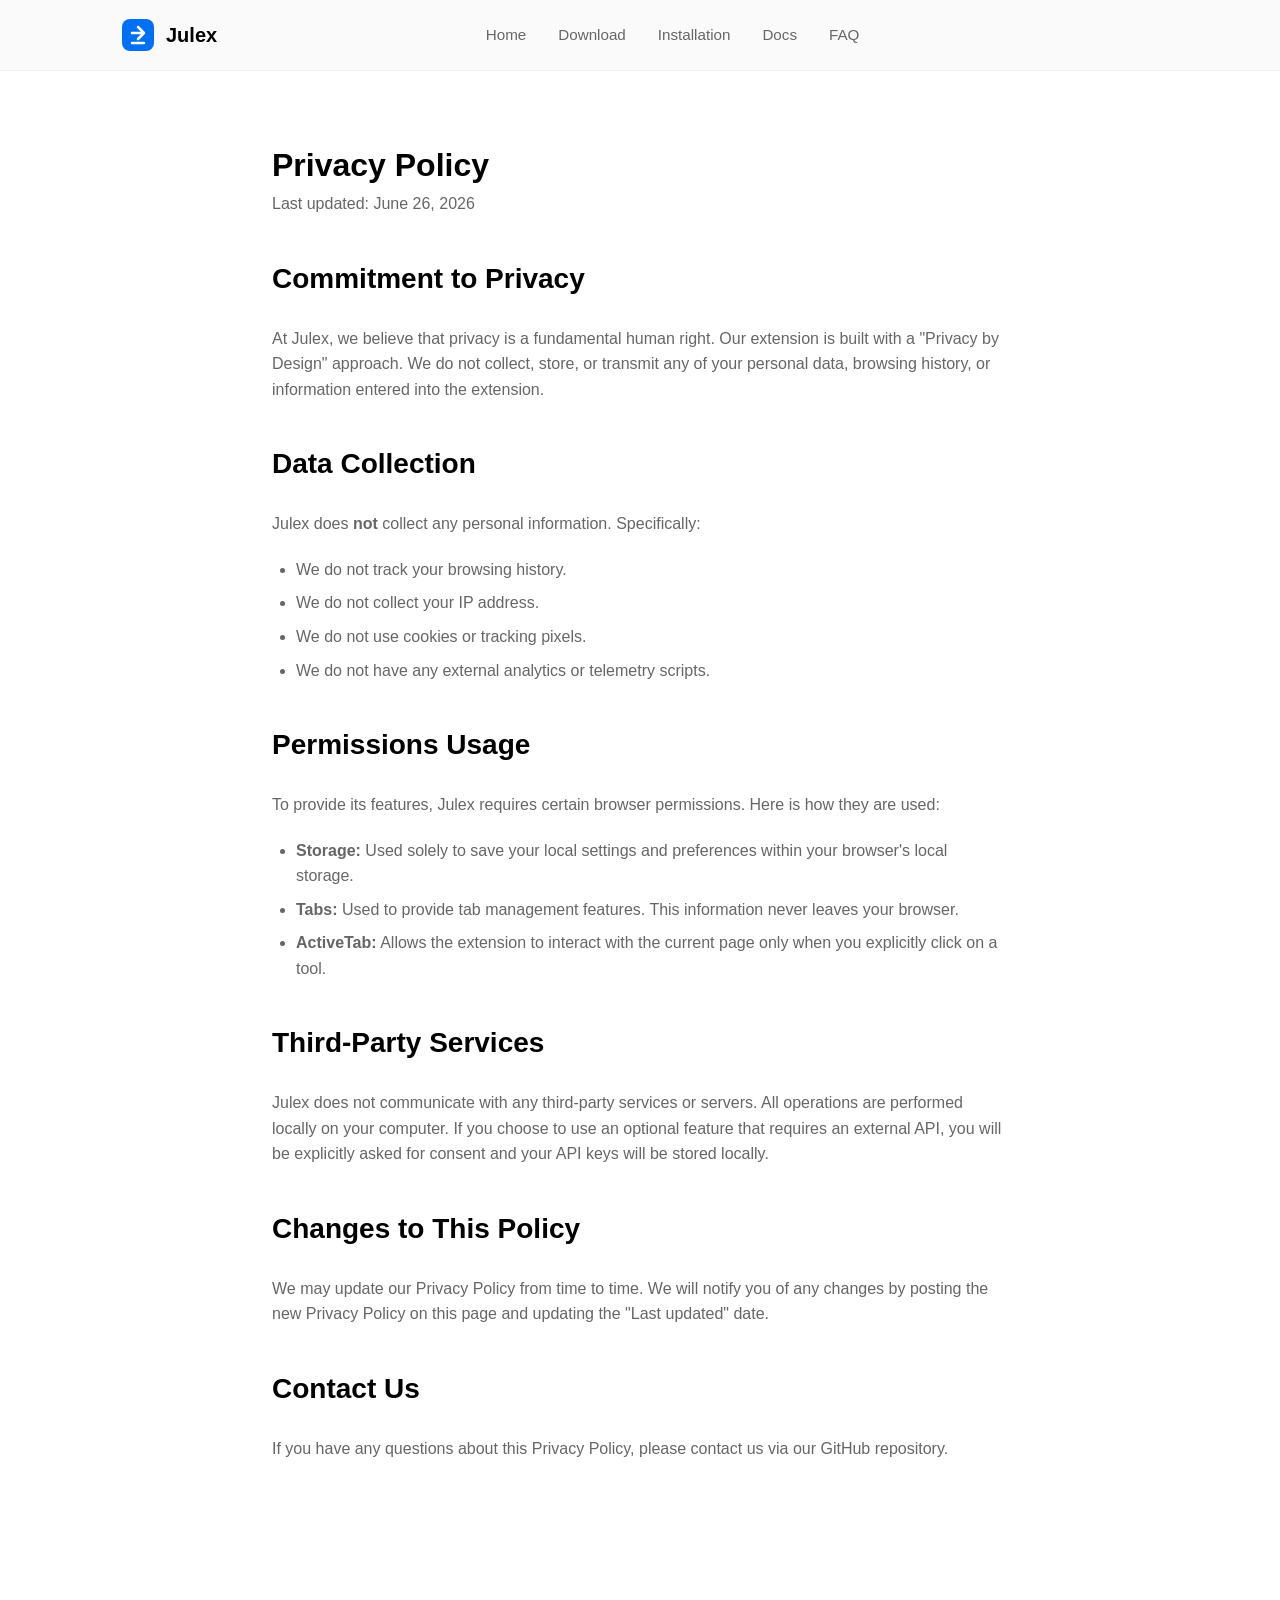
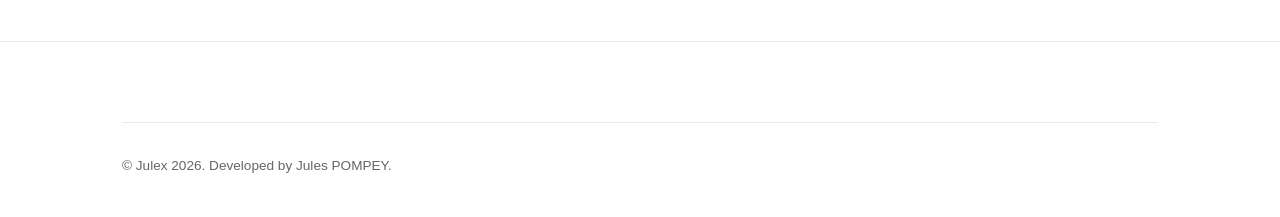
<file: privacy.html>
<!DOCTYPE html>
<html lang="en" data-theme="dark">
<head>
    <meta charset="UTF-8">
    <meta name="viewport" content="width=device-width, initial-scale=1.0">
    <title>Privacy Policy | Julex</title>
    <link rel="icon" type="image/svg+xml" href="assets/images/favicon.svg">
    <link rel="stylesheet" href="assets/css/style.css">
    <link rel="stylesheet" href="assets/css/animations.css">
    <style>
        .privacy-content { max-width: 800px; margin: 0 auto; padding-top: 140px; padding-bottom: 80px; }
        .privacy-content h2 { margin: 2.5rem 0 1.5rem; font-size: 1.75rem; }
        .privacy-content p { margin-bottom: 1.25rem; color: var(--text-muted); }
        .privacy-content ul { margin-bottom: 1.5rem; padding-left: 1.5rem; list-style: disc; color: var(--text-muted); }
        .privacy-content ul li { margin-bottom: 0.5rem; }
    </style>
</head>
<body>
    <header>
        <div class="container">
            <nav>
                <a href="index.html" class="logo">
                    <img src="assets/images/logo.svg" alt="Julex Logo">
                    <span>Julex</span>
                </a>
                <div class="nav-links">
                    <a href="index.html">Home</a>
                    <a href="download.html">Download</a>
                    <a href="installation.html">Installation</a>
                    <a href="docs.html">Docs</a>
                    <a href="faq.html">FAQ</a>
                </div>
                <div class="nav-actions">
                    <button id="theme-toggle" class="theme-toggle"></button>
                </div>
            </nav>
        </div>
    </header>

    <main class="container privacy-content">
        <h1>Privacy Policy</h1>
        <p>Last updated: June 26, 2026</p>

        <section>
            <h2>Commitment to Privacy</h2>
            <p>At Julex, we believe that privacy is a fundamental human right. Our extension is built with a "Privacy by Design" approach. We do not collect, store, or transmit any of your personal data, browsing history, or information entered into the extension.</p>
        </section>

        <section>
            <h2>Data Collection</h2>
            <p>Julex does <strong>not</strong> collect any personal information. Specifically:</p>
            <ul>
                <li>We do not track your browsing history.</li>
                <li>We do not collect your IP address.</li>
                <li>We do not use cookies or tracking pixels.</li>
                <li>We do not have any external analytics or telemetry scripts.</li>
            </ul>
        </section>

        <section>
            <h2>Permissions Usage</h2>
            <p>To provide its features, Julex requires certain browser permissions. Here is how they are used:</p>
            <ul>
                <li><strong>Storage:</strong> Used solely to save your local settings and preferences within your browser's local storage.</li>
                <li><strong>Tabs:</strong> Used to provide tab management features. This information never leaves your browser.</li>
                <li><strong>ActiveTab:</strong> Allows the extension to interact with the current page only when you explicitly click on a tool.</li>
            </ul>
        </section>

        <section>
            <h2>Third-Party Services</h2>
            <p>Julex does not communicate with any third-party services or servers. All operations are performed locally on your computer. If you choose to use an optional feature that requires an external API, you will be explicitly asked for consent and your API keys will be stored locally.</p>
        </section>

        <section>
            <h2>Changes to This Policy</h2>
            <p>We may update our Privacy Policy from time to time. We will notify you of any changes by posting the new Privacy Policy on this page and updating the "Last updated" date.</p>
        </section>

        <section>
            <h2>Contact Us</h2>
            <p>If you have any questions about this Privacy Policy, please contact us via our GitHub repository.</p>
        </section>
    </main>

    <footer>
        <div class="container">
            <div class="footer-bottom">
                <p>&copy; Julex 2026. Developed by Jules POMPEY.</p>
            </div>
        </div>
    </footer>

    <script src="assets/js/theme.js"></script>
    <script src="assets/js/app.js"></script>
</body>
</html>
</file>
<file: assets/css/style.css>
:root {
    /* Colors */
    --primary: #0070f3;
    --primary-hover: #0051af;
    --bg-dark: #000000;
    --bg-card-dark: #111111;
    --text-dark: #ffffff;
    --text-muted-dark: #888888;
    --border-dark: #333333;
    
    --bg-light: #ffffff;
    --bg-card-light: #fafafa;
    --text-light: #000000;
    --text-muted-light: #666666;
    --border-light: #eaeaea;

    /* Spacing & Borders */
    --radius: 12px;
    --container-width: 1100px;
    --glass-bg: rgba(255, 255, 255, 0.05);
    --glass-border: rgba(255, 255, 255, 0.1);
    --transition: all 0.3s cubic-bezier(0.4, 0, 0.2, 1);
}

[data-theme="light"] {
    --bg: var(--bg-light);
    --bg-card: var(--bg-card-light);
    --text: var(--text-light);
    --text-muted: var(--text-muted-light);
    --border: var(--border-light);
    --glass-bg: rgba(0, 0, 0, 0.02);
    --glass-border: rgba(0, 0, 0, 0.05);
}

[data-theme="dark"] {
    --bg: var(--bg-dark);
    --bg-card: var(--bg-card-dark);
    --text: var(--text-dark);
    --text-muted: var(--text-muted-dark);
    --border: var(--border-dark);
    --glass-bg: rgba(255, 255, 255, 0.03);
    --glass-border: rgba(255, 255, 255, 0.08);
}

* {
    margin: 0;
    padding: 0;
    box-sizing: border-box;
}

html {
    scroll-behavior: smooth;
}

body {
    font-family: 'Inter', -apple-system, BlinkMacSystemFont, 'Segoe UI', Roboto, Oxygen, Ubuntu, Cantarell, 'Open Sans', 'Helvetica Neue', sans-serif;
    background-color: var(--bg);
    color: var(--text);
    line-height: 1.6;
    transition: var(--transition);
    overflow-x: hidden;
}

a {
    text-decoration: none;
    color: inherit;
    transition: var(--transition);
}

ul {
    list-style: none;
}

img {
    max-width: 1100px;
    height: auto;
}

.container {
    max-width: var(--container-width);
    margin: 0 auto;
    padding: 0 2rem;
}

/* Header & Navigation */
header {
    position: fixed;
    top: 0;
    width: 100%;
    z-index: 1000;
    backdrop-filter: blur(12px);
    -webkit-backdrop-filter: blur(12px);
    border-bottom: 1px solid var(--glass-border);
    background: var(--glass-bg);
}

nav {
    display: flex;
    justify-content: space-between;
    align-items: center;
    height: 70px;
}

.logo {
    display: flex;
    align-items: center;
    gap: 0.75rem;
    font-weight: 700;
    font-size: 1.25rem;
}

.logo img {
    width: 32px;
    height: 32px;
}

.nav-links {
    display: flex;
    gap: 2rem;
    align-items: center;
}

.nav-links a {
    font-size: 0.95rem;
    color: var(--text-muted);
}

.nav-links a:hover, .nav-links a.active {
    color: var(--text);
}

.nav-actions {
    display: flex;
    align-items: center;
    gap: 1.5rem;
}

/* Buttons */
.btn {
    display: inline-flex;
    align-items: center;
    justify-content: center;
    padding: 0.6rem 1.2rem;
    border-radius: var(--radius);
    font-weight: 500;
    cursor: pointer;
    transition: var(--transition);
    border: 1px solid transparent;
    font-size: 0.95rem;
}

.btn-primary {
    background-color: var(--primary);
    color: white;
}

.btn-primary:hover {
    background-color: var(--primary-hover);
    transform: translateY(-1px);
    box-shadow: 0 4px 12px rgba(0, 112, 243, 0.3);
}

.btn-outline {
    background: transparent;
    border-color: var(--border);
    color: var(--text);
}

.btn-outline:hover {
    background: var(--glass-bg);
    border-color: var(--text-muted);
}

.theme-toggle {
    background: none;
    border: none;
    cursor: pointer;
    color: var(--text-muted);
    display: flex;
    align-items: center;
    justify-content: center;
    padding: 5px;
}

.theme-toggle:hover {
    color: var(--text);
}

/* Hero Section */
.hero {
    padding: 160px 0 80px;
    text-align: center;
}

.hero h1 {
    font-size: 4.5rem;
    font-weight: 800;
    letter-spacing: -0.05em;
    margin-bottom: 1.5rem;
    background: linear-gradient(to bottom right, var(--text), var(--text-muted));
    -webkit-background-clip: text;
    -webkit-text-fill-color: transparent;
}

.hero p {
    font-size: 1.25rem;
    color: var(--text-muted);
    max-width: 600px;
    margin: 0 auto 2.5rem;
}

.hero-actions {
    display: flex;
    justify-content: center;
    gap: 1rem;
}

/* Features Section */
.features {
    padding: 80px 0;
}

.section-title {
    text-align: center;
    margin-bottom: 4rem;
}

.section-title h2 {
    font-size: 2.5rem;
    margin-bottom: 1rem;
}

.feature-grid {
    display: grid;
    grid-template-columns: repeat(auto-fit, minmax(300px, 1fr));
    gap: 2rem;
}

.feature-card {
    background: var(--bg-card);
    border: 1px solid var(--border);
    padding: 2.5rem;
    border-radius: var(--radius);
    transition: var(--transition);
}

.feature-card:hover {
    border-color: var(--primary);
    transform: translateY(-5px);
}

.feature-icon {
    width: 48px;
    height: 48px;
    background: var(--glass-bg);
    border-radius: 10px;
    display: flex;
    align-items: center;
    justify-content: center;
    margin-bottom: 1.5rem;
    color: var(--primary);
}

.feature-card h3 {
    margin-bottom: 1rem;
    font-size: 1.25rem;
}

.feature-card p {
    color: var(--text-muted);
}

/* Footer */
footer {
    padding: 80px 0 40px;
    border-top: 1px solid var(--border);
    margin-top: 80px;
}

.footer-content {
    display: grid;
    grid-template-columns: 2fr 1fr 1fr 1fr;
    gap: 4rem;
    margin-bottom: 4rem;
}

.footer-brand p {
    margin-top: 1rem;
    color: var(--text-muted);
    max-width: 300px;
}

.footer-links h4 {
    margin-bottom: 1.5rem;
    font-size: 0.9rem;
    text-transform: uppercase;
    letter-spacing: 0.05em;
}

.footer-links ul li {
    margin-bottom: 0.75rem;
}

.footer-links ul li a {
    color: var(--text-muted);
    font-size: 0.95rem;
}

.footer-links ul li a:hover {
    color: var(--text);
}

.footer-bottom {
    display: flex;
    justify-content: space-between;
    align-items: center;
    padding-top: 2rem;
    border-top: 1px solid var(--border);
    color: var(--text-muted);
    font-size: 0.85rem;
}

/* Mobile Menu */
.mobile-menu-btn {
    display: none;
    background: none;
    border: none;
    color: var(--text);
    cursor: pointer;
}

@media (max-width: 768px) {
    .hero h1 {
        font-size: 3rem;
    }
    
    .nav-links {
        display: none;
    }
    
    .mobile-menu-btn {
        display: block;
    }
    
    .footer-content {
        grid-template-columns: 1fr;
        gap: 2rem;
    }
}
</file>
<file: assets/css/animations.css>
/* Fade In Up */
@keyframes fadeInUp {
    from {
        opacity: 0;
        transform: translateY(20px);
    }
    to {
        opacity: 1;
        transform: translateY(0);
    }
}

.reveal {
    opacity: 0;
    transition: all 0.8s ease-out;
}

.reveal.active {
    opacity: 1;
    transform: translateY(0);
}

.fade-in {
    animation: fadeInUp 0.6s ease-out forwards;
}

.delay-1 { animation-delay: 0.1s; }
.delay-2 { animation-delay: 0.2s; }
.delay-3 { animation-delay: 0.3s; }
.delay-4 { animation-delay: 0.4s; }

/* Pulse Animation */
@keyframes pulse {
    0% { transform: scale(1); }
    50% { transform: scale(1.05); }
    100% { transform: scale(1); }
}

.pulse:hover {
    animation: pulse 2s infinite;
}

/* Shimmer Effect for cards */
.shimmer {
    position: relative;
    overflow: hidden;
}

.shimmer::after {
    content: "";
    position: absolute;
    top: 0;
    right: 0;
    bottom: 0;
    left: 0;
    transform: translateX(-100%);
    background-image: linear-gradient(
        90deg,
        rgba(255, 255, 255, 0) 0,
        rgba(255, 255, 255, 0.05) 20%,
        rgba(255, 255, 255, 0.1) 60%,
        rgba(255, 255, 255, 0)
    );
    animation: shimmer 3s infinite;
}

@keyframes shimmer {
    100% {
        transform: translateX(100%);
    }
}

/* Accordion Animation */
.accordion-content {
    max-height: 0;
    overflow: hidden;
    transition: max-height 0.3s ease-out, padding 0.3s ease;
}

.accordion-item.active .accordion-content {
    max-height: 500px;
    padding-bottom: 1.5rem;
}

.accordion-header {
    cursor: pointer;
    display: flex;
    justify-content: space-between;
    align-items: center;
    padding: 1.5rem 0;
    border-bottom: 1px solid var(--border);
}

.accordion-item.active .accordion-header {
    border-bottom: none;
}

.accordion-icon {
    transition: transform 0.3s ease;
}

.accordion-item.active .accordion-icon {
    transform: rotate(180deg);
}
</file>
